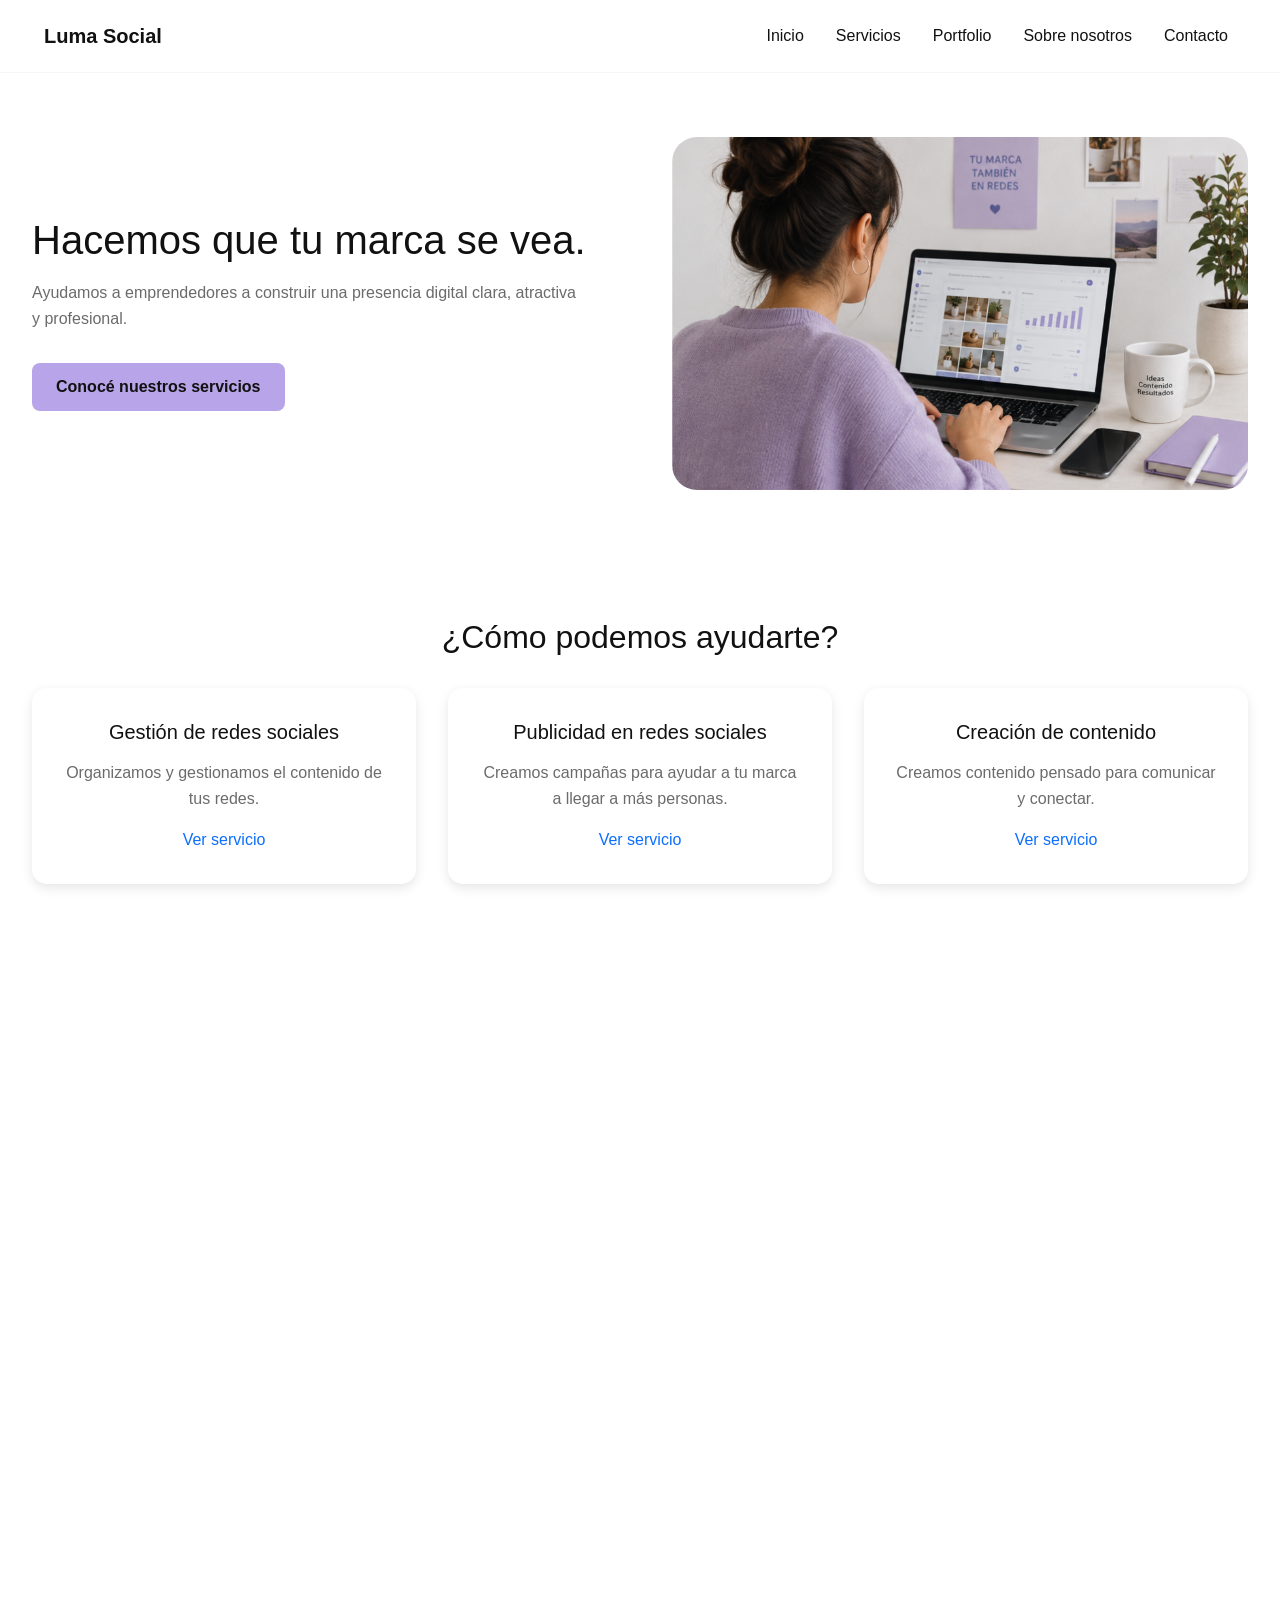
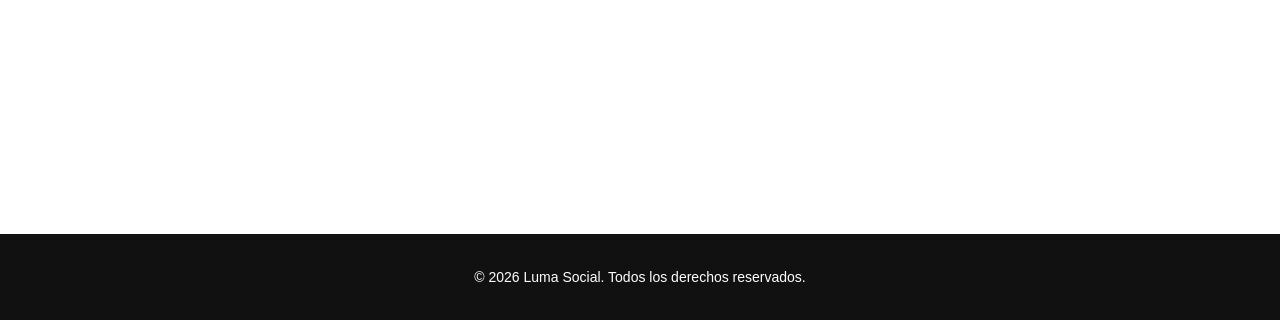
<file: index.html>
<!DOCTYPE html>
<html lang="en">

<head>
    <meta charset="UTF-8">
    <meta name="viewport" content="width=device-width, initial-scale=1.0">

    <title>Luma Social | Community Manager en Argentina</title>

    <meta
        name="description"
        content="Luma Social ayuda a emprendedores en Argentina a mejorar su presencia en redes sociales mediante gestión, publicidad y creación de contenido."
    >

    <meta
        name="keywords"
        content="community manager Argentina, redes sociales, publicidad digital, creación de contenido, emprendedores"
    >

    <!-- BOOTSTRAP -->
    <link
        href="https://cdn.jsdelivr.net/npm/bootstrap@5.3.8/dist/css/bootstrap.min.css"
        rel="stylesheet"
        integrity="sha384-sRIl4kxILFvY47J16cr9ZwB07vP4J8+LH7qKQnuqkuIAvNWLzeN8tE5YBujZqJLB"
        crossorigin="anonymous"
    >

    <!-- AOS -->
    <link
        href="https://unpkg.com/aos@2.3.1/dist/aos.css"
        rel="stylesheet"
    >

    <!-- CSS -->
    <link
        rel="stylesheet"
        href="./styles/main.css"
    >

</head>

<body>

    <header>

        <!-- BARRA DE NAVEGACIÓN -->

        <nav class="navbar navbar-expand-lg bg-body-tertiary">

            <div class="container-fluid">

                <a class="navbar-brand" href="./index.html">
                    Luma Social
                </a>

                <button
                    class="navbar-toggler"
                    type="button"
                    data-bs-toggle="collapse"
                    data-bs-target="#navbarInicio"
                    aria-controls="navbarInicio"
                    aria-expanded="false"
                    aria-label="Abrir menú de navegación"
                >
                    <span class="navbar-toggler-icon"></span>
                </button>

                <div class="collapse navbar-collapse" id="navbarInicio">

                    <ul class="navbar-nav ms-auto">

                        <li class="nav-item">
                            <a
                                class="nav-link active"
                                aria-current="page"
                                href="./index.html"
                            >
                                Inicio
                            </a>
                        </li>

                        <li class="nav-item">
                            <a
                                class="nav-link"
                                href="./pages/servicios.html"
                            >
                                Servicios
                            </a>
                        </li>

                        <li class="nav-item">
                            <a
                                class="nav-link"
                                href="./pages/portfolio.html"
                            >
                                Portfolio
                            </a>
                        </li>

                        <li class="nav-item">
                            <a
                                class="nav-link"
                                href="./pages/sobre-nosotros.html"
                            >
                                Sobre nosotros
                            </a>
                        </li>

                        <li class="nav-item">
                            <a
                                class="nav-link"
                                href="./pages/contacto.html"
                            >
                                Contacto
                            </a>
                        </li>

                    </ul>

                </div>

            </div>

        </nav>

    </header>


    <main>

        <!-- HERO -->

        <section class="hero animacion-aparecer">

            <div class="hero__contenido">

                <h1>Hacemos que tu marca se vea.</h1>

                <p>
                    Ayudamos a emprendedores a construir una presencia
                    digital clara, atractiva y profesional.
                </p>

                <a
                    class="btn-principal"
                    href="./pages/servicios.html"
                >
                    Conocé nuestros servicios
                </a>

            </div>

            <div class="hero__imagen">

                <img
                    src="./assets/imag/imagen-principal.jpg.png"
                    alt="Community Manager trabajando en redes sociales"
                >

            </div>

        </section>


        <!-- SERVICIOS DESTACADOS -->

        <section
            class="servicios-destacados"
            data-aos="fade-up"
        >

            <div class="section-heading">

                <h2>¿Cómo podemos ayudarte?</h2>

            </div>

            <div class="cards-container">

                <article
                    class="card-servicio"
                    data-aos="fade-up"
                    data-aos-delay="100"
                >

                    <h3>Gestión de redes sociales</h3>

                    <p>
                        Organizamos y gestionamos el contenido de tus redes.
                    </p>

                    <a href="./pages/servicios.html">
                        Ver servicio
                    </a>

                </article>


                <article
                    class="card-servicio"
                    data-aos="fade-up"
                    data-aos-delay="200"
                >

                    <h3>Publicidad en redes sociales</h3>

                    <p>
                        Creamos campañas para ayudar a tu marca
                        a llegar a más personas.
                    </p>

                    <a href="./pages/servicios.html">
                        Ver servicio
                    </a>

                </article>


                <article
                    class="card-servicio"
                    data-aos="fade-up"
                    data-aos-delay="300"
                >

                    <h3>Creación de contenido</h3>

                    <p>
                        Creamos contenido pensado para comunicar y conectar.
                    </p>

                    <a href="./pages/servicios.html">
                        Ver servicio
                    </a>

                </article>

            </div>

        </section>


        <!-- PORTFOLIO DESTACADO -->

        <section
            class="portfolio-destacado"
            data-aos="fade-up"
        >

            <div class="section-heading">

                <h2>Algunos de nuestros trabajos</h2>

            </div>

            <div class="cards-container">

                <article
                    class="card-portfolio"
                    data-aos="fade-up"
                    data-aos-delay="100"
                >

                    <img
                        src="./assets/imag/proyecto-cafe.jpg.png"
                        alt="Diseño de contenido para Café Alma"
                    >

                    <h3>Café Alma</h3>

                    <p>
                        Contenido para redes sociales.
                    </p>

                </article>


                <article
                    class="card-portfolio"
                    data-aos="fade-up"
                    data-aos-delay="200"
                >

                    <img
                        src="./assets/imag/proyecto-esencia.jpg.png"
                        alt="Diseño de contenido para Esencia"
                    >

                    <h3>Esencia</h3>

                    <p>
                        Identidad visual y contenido.
                    </p>

                </article>


                <article
                    class="card-portfolio"
                    data-aos="fade-up"
                    data-aos-delay="300"
                >

                    <img
                        src="./assets/imag/proyecto-nomada.jpg.png"
                        alt="Campaña publicitaria para Nómada"
                    >

                    <h3>Nómada</h3>

                    <p>
                        Campaña publicitaria.
                    </p>

                </article>

            </div>


            <a
                class="btn-secundario"
                href="./pages/portfolio.html"
            >
                Ver portfolio completo
            </a>

        </section>


        <!-- CTA -->

        <section
            class="cta"
            data-aos="fade-up"
        >

            <h2>
                ¿Listo para darle vida a tu marca?
            </h2>

            <p>
                Hablemos sobre tu proyecto y pensemos juntos
                cómo llevarlo al siguiente nivel.
            </p>

            <a
                class="btn-principal"
                href="./pages/contacto.html"
            >
                Contactanos
            </a>

        </section>

    </main>


    <!-- FOOTER -->

    <footer>

        <p>
            © 2026 Luma Social. Todos los derechos reservados.
        </p>

    </footer>


    <!-- BOOTSTRAP -->

    <script
        src="https://cdn.jsdelivr.net/npm/bootstrap@5.3.8/dist/js/bootstrap.bundle.min.js"
        integrity="sha384-FKyoEForCGlyvwx9Hj09JcYn3nv7wiPVlz7YYwJrWVcXK/BmnVDxM+D2scQbITxI"
        crossorigin="anonymous"
    ></script>


    <!-- AOS -->

    <script src="https://unpkg.com/aos@2.3.1/dist/aos.js"></script>

    <script>
        AOS.init();
    </script>

</body>

</html>
</file>
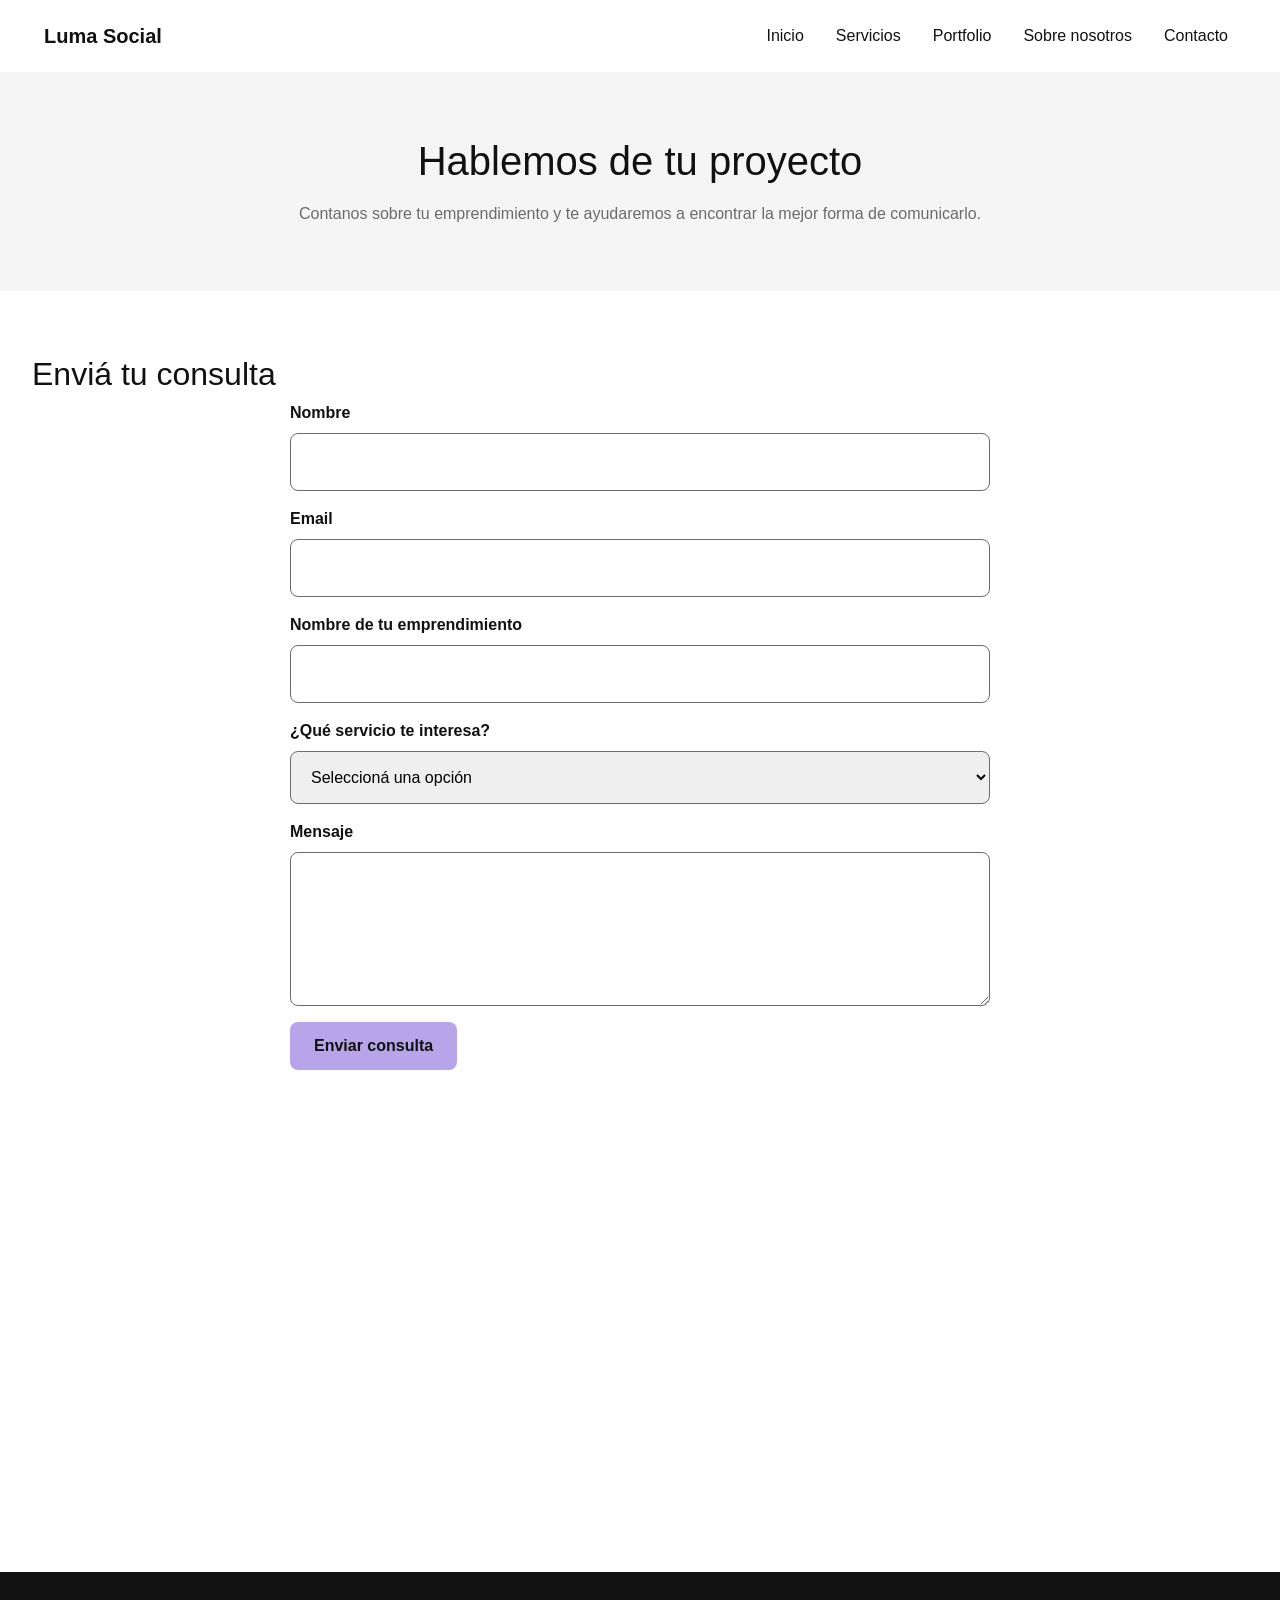
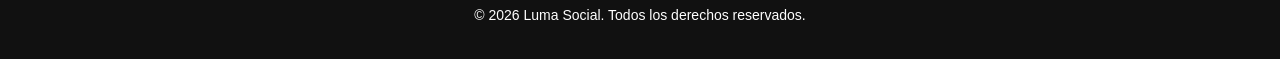
<file: pages/contacto.html>
<!DOCTYPE html>
<html lang="es">

<head>
    <meta charset="UTF-8">
    <meta name="viewport" content="width=device-width, initial-scale=1.0">

    <title>Contacto | Luma Social</title>

    <meta
        name="description"
        content="Contactá a Luma Social para conocer nuestros servicios de gestión de redes sociales, publicidad digital y creación de contenido para emprendimientos."
    >

    <meta
        name="keywords"
        content="contacto community manager, Luma Social, community manager Argentina, gestión redes sociales, publicidad"
    >

    <!-- BOOTSTRAP -->
    <link
        href="https://cdn.jsdelivr.net/npm/bootstrap@5.3.8/dist/css/bootstrap.min.css"
        rel="stylesheet"
        integrity="sha384-sRIl4kxILFvY47J16cr9ZwB07vP4J8+LH7qKQnuqkuIAvNWLzeN8tE5YBujZqJLB"
        crossorigin="anonymous"
    >

    <!-- AOS -->
    <link
        href="https://unpkg.com/aos@2.3.1/dist/aos.css"
        rel="stylesheet"
    >

    <!-- CSS -->
     <link
        rel="stylesheet"
        href="../styles/main.css"
    >

</head>

<body>

    <header>

        <!-- BARRA DE NAVEGACIÓN -->

        <nav class="navbar navbar-expand-lg bg-body-tertiary">

            <div class="container-fluid">

                <a class="navbar-brand" href="../index.html">
                    Luma Social
                </a>

                <button
                    class="navbar-toggler"
                    type="button"
                    data-bs-toggle="collapse"
                    data-bs-target="#navbarContacto"
                    aria-controls="navbarContacto"
                    aria-expanded="false"
                    aria-label="Abrir menú de navegación"
                >
                    <span class="navbar-toggler-icon"></span>
                </button>

                <div class="collapse navbar-collapse" id="navbarContacto">

                    <ul class="navbar-nav ms-auto">

                        <li class="nav-item">
                            <a
                                class="nav-link"
                                href="../index.html"
                            >
                                Inicio
                            </a>
                        </li>

                        <li class="nav-item">
                            <a
                                class="nav-link"
                                href="./servicios.html"
                            >
                                Servicios
                            </a>
                        </li>

                        <li class="nav-item">
                            <a
                                class="nav-link"
                                href="./portfolio.html"
                            >
                                Portfolio
                            </a>
                        </li>

                        <li class="nav-item">
                            <a
                                class="nav-link"
                                href="./sobre-nosotros.html"
                            >
                                Sobre nosotros
                            </a>
                        </li>

                        <li class="nav-item">
                            <a
                                class="nav-link active"
                                aria-current="page"
                                href="./contacto.html"
                            >
                                Contacto
                            </a>
                        </li>

                    </ul>

                </div>

            </div>

        </nav>

    </header>


    <main>

        <!-- INTRODUCCIÓN -->

        <section
            class="pagina-introduccion animacion-aparecer"
        >

            <h1>Hablemos de tu proyecto</h1>

            <p>
                Contanos sobre tu emprendimiento y te ayudaremos
                a encontrar la mejor forma de comunicarlo.
            </p>

        </section>


        <!-- FORMULARIO -->

        <section data-aos="fade-up">

            <h2>Enviá tu consulta</h2>

            <form class="formulario-contacto">

                <div class="formulario-campo">

                    <label for="nombre">
                        Nombre
                    </label>

                    <input
                        type="text"
                        id="nombre"
                        name="nombre"
                    >

                </div>


                <div class="formulario-campo">

                    <label for="email">
                        Email
                    </label>

                    <input
                        type="email"
                        id="email"
                        name="email"
                    >

                </div>


                <div class="formulario-campo">

                    <label for="emprendimiento">
                        Nombre de tu emprendimiento
                    </label>

                    <input
                        type="text"
                        id="emprendimiento"
                        name="emprendimiento"
                    >

                </div>


                <div class="formulario-campo">

                    <label for="servicio">
                        ¿Qué servicio te interesa?
                    </label>

                    <select
                        id="servicio"
                        name="servicio"
                    >

                        <option value="">
                            Seleccioná una opción
                        </option>

                        <option value="gestion">
                            Gestión de redes
                        </option>

                        <option value="publicidad">
                            Publicidad
                        </option>

                        <option value="contenido">
                            Creación de contenido
                        </option>

                    </select>

                </div>


                <div class="formulario-campo">

                    <label for="mensaje">
                        Mensaje
                    </label>

                    <textarea
                        id="mensaje"
                        name="mensaje"
                        rows="5"
                    ></textarea>

                </div>


                <button
                    class="btn-principal"
                    type="submit"
                >
                    Enviar consulta
                </button>

            </form>

        </section>


        <!-- REDES Y CONTACTO -->

        <section
            class="contacto-redes"
            data-aos="fade-up"
        >

            <h2>También podés encontrarnos en</h2>

            <div class="contacto-redes__enlaces">

                <a href="#">
                    Instagram
                </a>

                <a href="#">
                    WhatsApp
                </a>

                <a href="#">
                    Email
                </a>

            </div>

        </section>


        <!-- HORARIO -->

        <section data-aos="fade-up">

            <h2>Horario de atención</h2>

            <p>
                Lunes a viernes de 9:00 a 18:00 hs.
            </p>

        </section>

    </main>


    <footer>

        <p>
            © 2026 Luma Social. Todos los derechos reservados.
        </p>

    </footer>


    <!-- BOOTSTRAP -->

    <script
        src="https://cdn.jsdelivr.net/npm/bootstrap@5.3.8/dist/js/bootstrap.bundle.min.js"
        integrity="sha384-FKyoEForCGlyvwx9Hj09JcYn3nv7wiPVlz7YYwJrWVcXK/BmnVDxM+D2scQbITxI"
        crossorigin="anonymous"
    ></script>


    <!-- AOS -->

    <script src="https://unpkg.com/aos@2.3.1/dist/aos.js"></script>

    <script>
        AOS.init();
    </script>

</body>

</html>
</file>
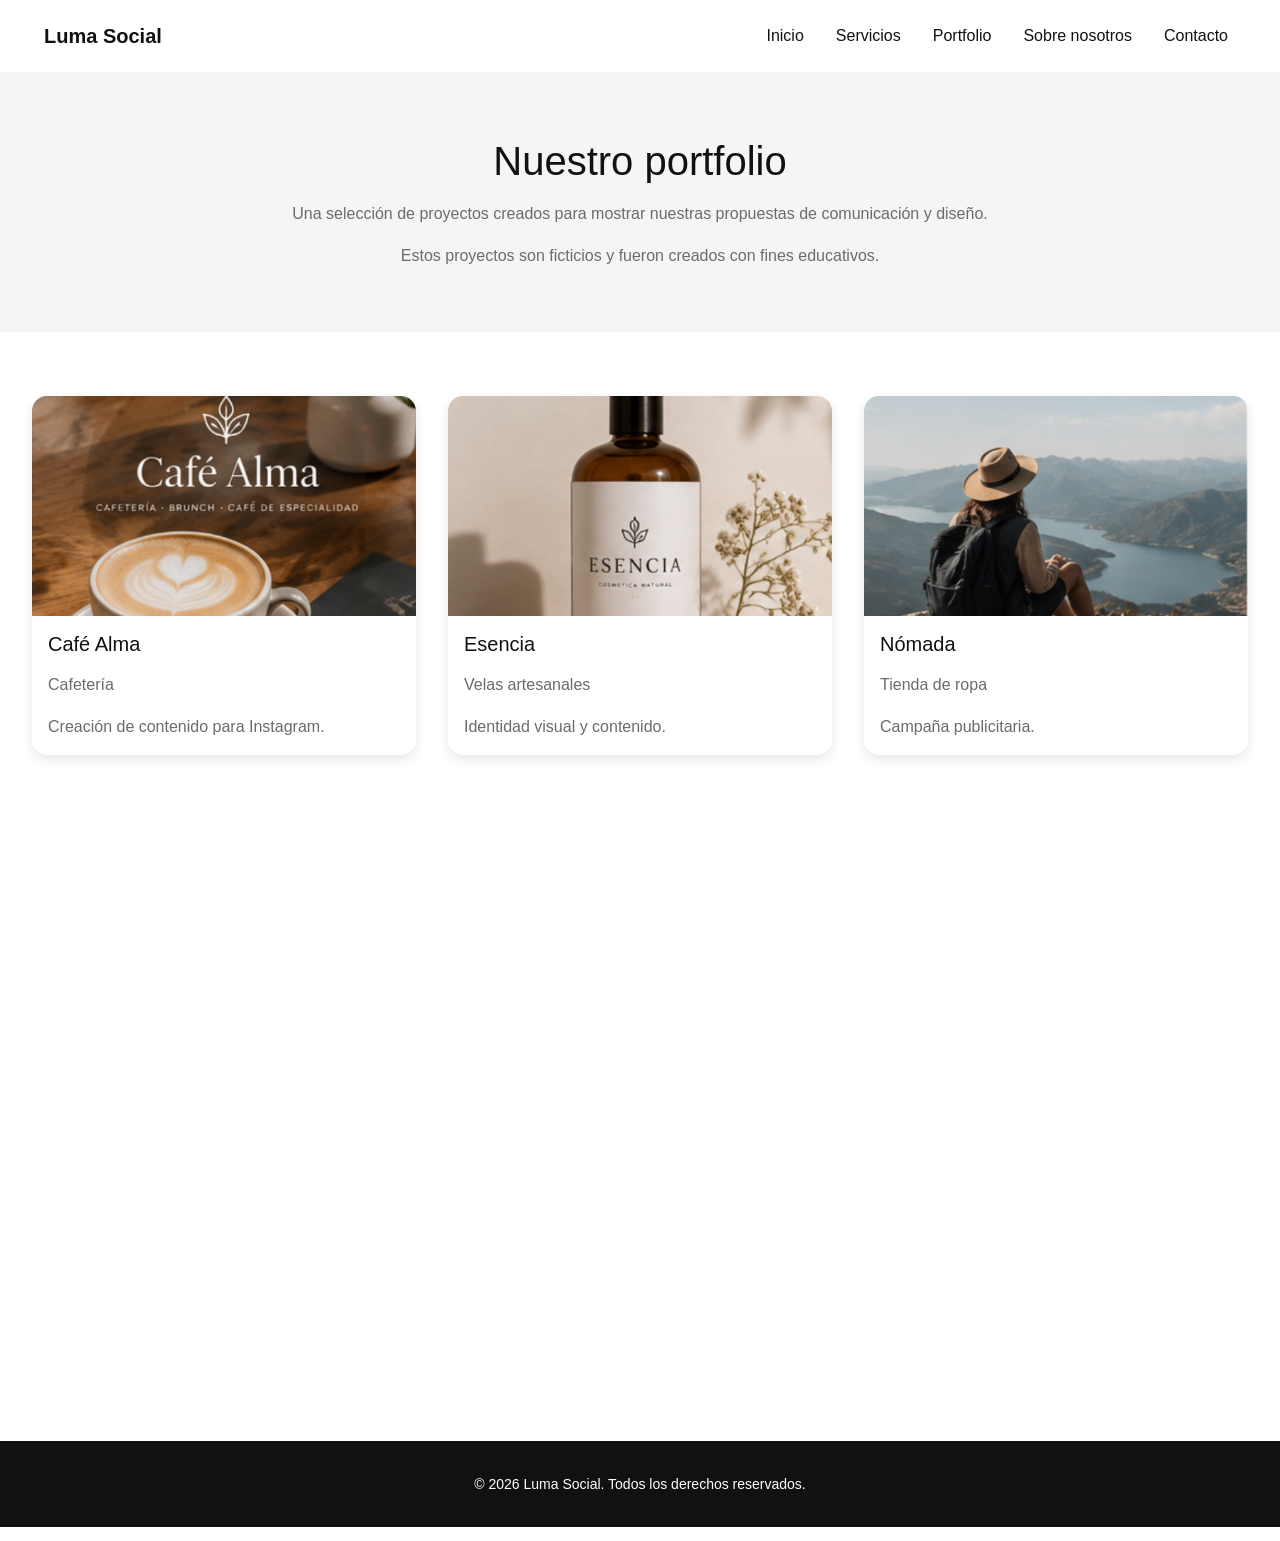
<file: pages/portfolio.html>
<!DOCTYPE html>
<html lang="en">

<head>
    <meta charset="UTF-8">
    <meta name="viewport" content="width=device-width, initial-scale=1.0">

    <title>Portfolio de Redes Sociales | Luma Social</title>

    <meta
        name="description"
        content="Conocé proyectos de Luma Social relacionados con contenido para redes sociales, identidad visual y campañas publicitarias para emprendimientos."
    >

    <meta
        name="keywords"
        content="portfolio community manager, proyectos redes sociales, contenido digital, identidad visual, publicidad"
    >

    <!-- BOOTSTRAP -->
    <link
        href="https://cdn.jsdelivr.net/npm/bootstrap@5.3.8/dist/css/bootstrap.min.css"
        rel="stylesheet"
        integrity="sha384-sRIl4kxILFvY47J16cr9ZwB07vP4J8+LH7qKQnuqkuIAvNWLzeN8tE5YBujZqJLB"
        crossorigin="anonymous"
    >

    <!-- AOS -->
    <link
        href="https://unpkg.com/aos@2.3.1/dist/aos.css"
        rel="stylesheet"
    >

    <!-- CSS -->
    <link
        rel="stylesheet"
        href="../styles/main.css"
    >

</head>

<body>

    <header>

        <!-- BARRA DE NAVEGACIÓN -->

        <nav class="navbar navbar-expand-lg bg-body-tertiary">

            <div class="container-fluid">

                <a class="navbar-brand" href="../index.html">
                    Luma Social
                </a>

                <button
                    class="navbar-toggler"
                    type="button"
                    data-bs-toggle="collapse"
                    data-bs-target="#navbarPortfolio"
                    aria-controls="navbarPortfolio"
                    aria-expanded="false"
                    aria-label="Abrir menú de navegación"
                >
                    <span class="navbar-toggler-icon"></span>
                </button>

                <div class="collapse navbar-collapse" id="navbarPortfolio">

                    <ul class="navbar-nav ms-auto">

                        <li class="nav-item">
                            <a
                                class="nav-link"
                                href="../index.html"
                            >
                                Inicio
                            </a>
                        </li>

                        <li class="nav-item">
                            <a
                                class="nav-link"
                                href="./servicios.html"
                            >
                                Servicios
                            </a>
                        </li>

                        <li class="nav-item">
                            <a
                                class="nav-link active"
                                aria-current="page"
                                href="./portfolio.html"
                            >
                                Portfolio
                            </a>
                        </li>

                        <li class="nav-item">
                            <a
                                class="nav-link"
                                href="./sobre-nosotros.html"
                            >
                                Sobre nosotros
                            </a>
                        </li>

                        <li class="nav-item">
                            <a
                                class="nav-link"
                                href="./contacto.html"
                            >
                                Contacto
                            </a>
                        </li>

                    </ul>

                </div>

            </div>

        </nav>

    </header>


    <main>

        <!-- INTRODUCCIÓN -->

        <section
            class="pagina-introduccion animacion-aparecer"
        >

            <h1>Nuestro portfolio</h1>

            <p>
                Una selección de proyectos creados para mostrar
                nuestras propuestas de comunicación y diseño.
            </p>

            <p>
                Estos proyectos son ficticios y fueron creados
                con fines educativos.
            </p>

        </section>


        <!-- PROYECTOS -->

        <section>

            <div class="cards-container">

                <article
                    class="card-portfolio"
                    data-aos="fade-up"
                    data-aos-delay="100"
                >

                    <img
                        src="../assets/imag/cafe-alma.jpg.png"
                        alt="Proyecto de redes sociales para Café Alma"
                    >

                    <h3>Café Alma</h3>

                    <p>Cafetería</p>

                    <p>
                        Creación de contenido para Instagram.
                    </p>

                </article>


                <article
                    class="card-portfolio"
                    data-aos="fade-up"
                    data-aos-delay="200"
                >

                    <img
                        src="../assets/imag/esencia-.jpg.png"
                        alt="Proyecto de identidad visual para Esencia"
                    >

                    <h3>Esencia</h3>

                    <p>Velas artesanales</p>

                    <p>
                        Identidad visual y contenido.
                    </p>

                </article>


                <article
                    class="card-portfolio"
                    data-aos="fade-up"
                    data-aos-delay="300"
                >

                    <img
                        src="../assets/imag/nomada.jpg.png"
                        alt="Campaña publicitaria para Nómada"
                    >

                    <h3>Nómada</h3>

                    <p>Tienda de ropa</p>

                    <p>
                        Campaña publicitaria.
                    </p>

                </article>


                <article
                    class="card-portfolio"
                    data-aos="fade-up"
                    data-aos-delay="400"
                >

                    <img
                        src="../assets/imag/raiz.jpg.png"
                        alt="Contenido para redes sociales de Raíz"
                    >

                    <h3>Raíz</h3>

                    <p>Productos naturales</p>

                    <p>
                        Contenido para redes sociales.
                    </p>

                </article>

            </div>

        </section>


        <!-- LLAMADO A LA ACCIÓN -->

        <section
            class="cta"
            data-aos="fade-up"
        >

            <h2>
                ¿Querés algo parecido para tu marca?
            </h2>

            <a
                class="btn-principal"
                href="./contacto.html"
            >
                Hablemos
            </a>

        </section>

    </main>


    <footer>

        <p>
            © 2026 Luma Social. Todos los derechos reservados.
        </p>

    </footer>


    <!-- BOOTSTRAP -->

    <script
        src="https://cdn.jsdelivr.net/npm/bootstrap@5.3.8/dist/js/bootstrap.bundle.min.js"
        integrity="sha384-FKyoEForCGlyvwx9Hj09JcYn3nv7wiPVlz7YYwJrWVcXK/BmnVDxM+D2scQbITxI"
        crossorigin="anonymous"
    ></script>


    <!-- AOS -->

    <script src="https://unpkg.com/aos@2.3.1/dist/aos.js"></script>

    <script>
        AOS.init();
    </script>

</body>

</html>
</file>
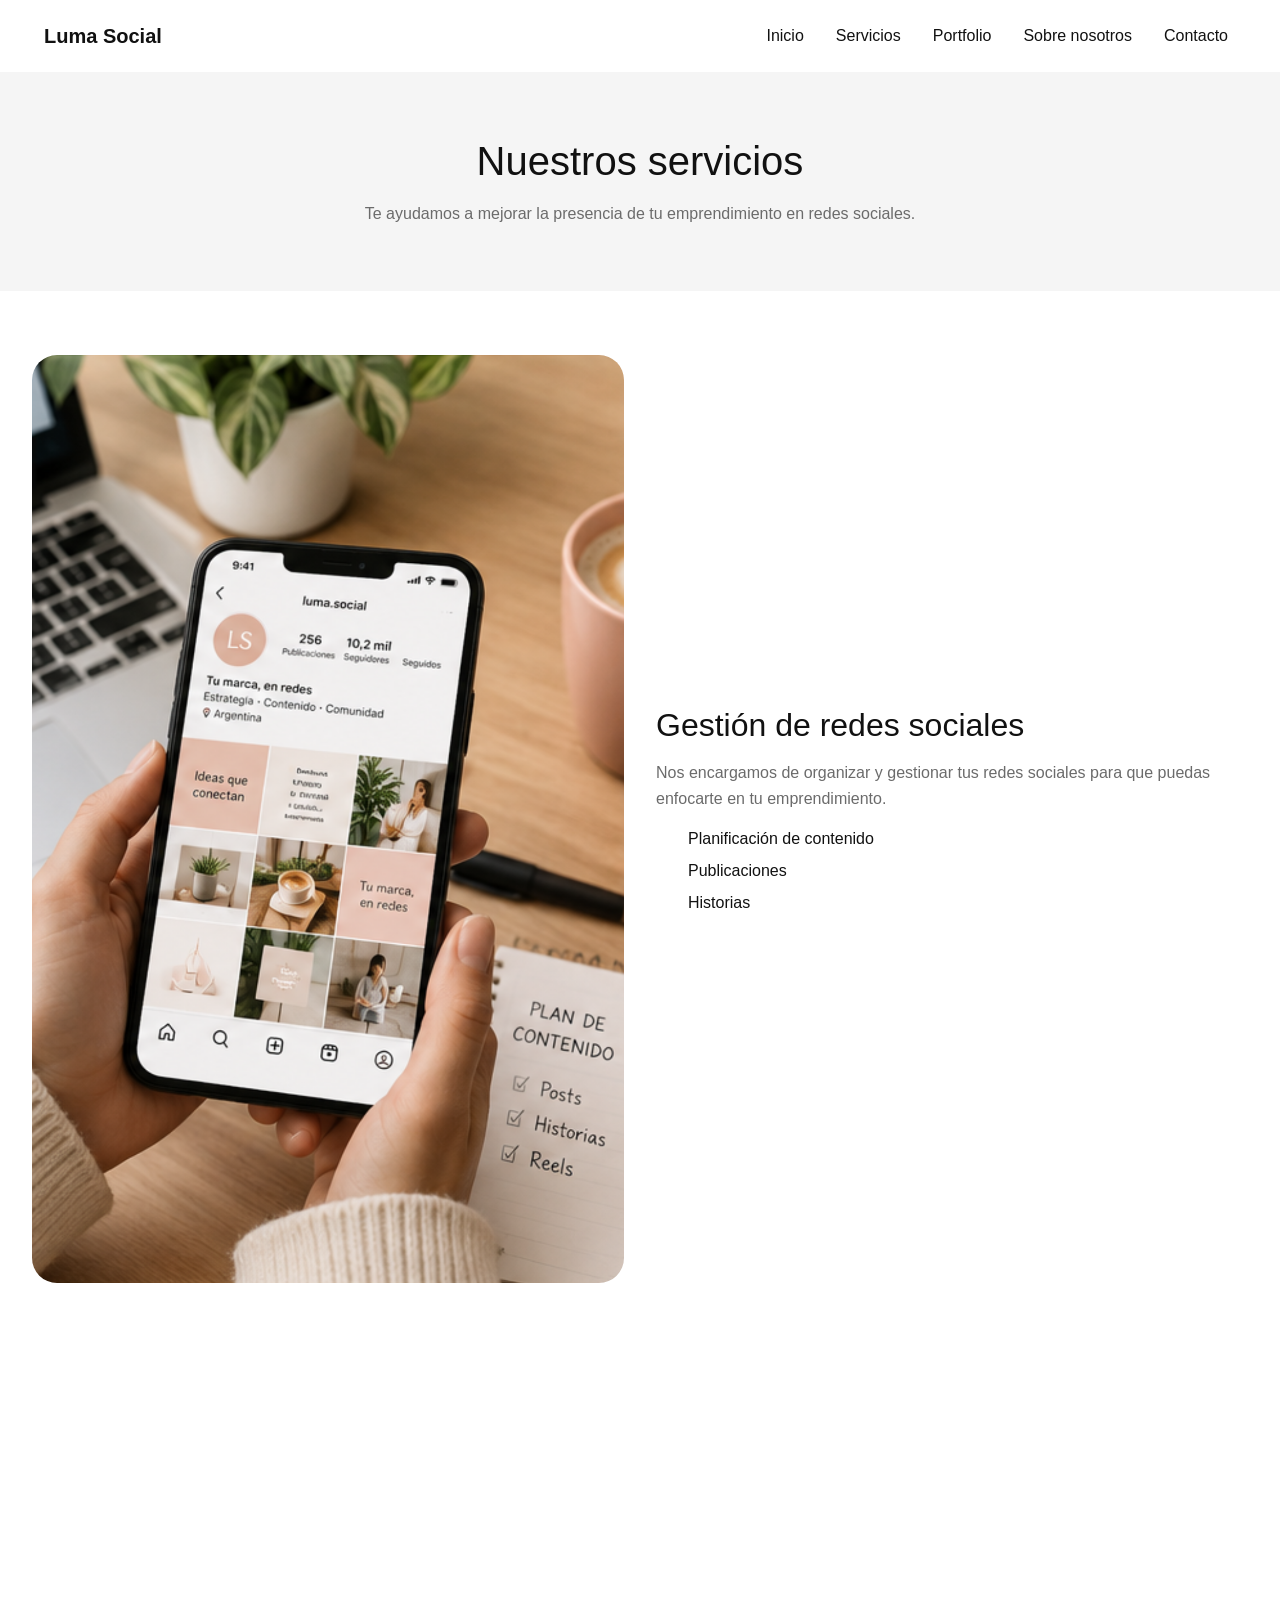
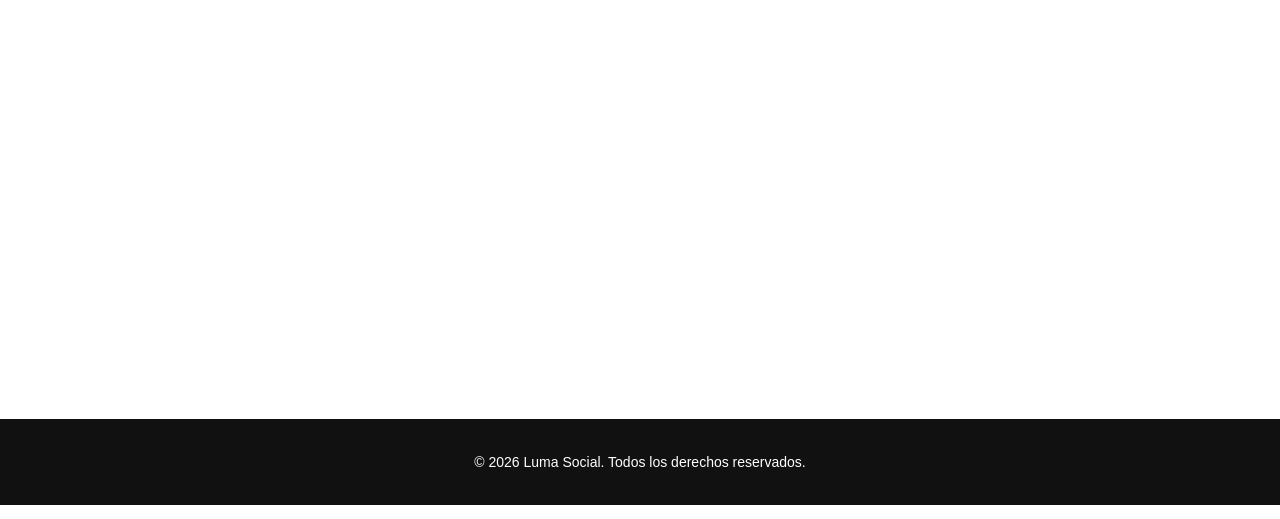
<file: pages/servicios.html>
<!DOCTYPE html>
<html lang="en">

<head>
    <meta charset="UTF-8">
    <meta name="viewport" content="width=device-width, initial-scale=1.0">

    <title>Servicios de Community Manager | Luma Social</title>

    <meta
        name="description"
        content="Conocé los servicios de Luma Social para emprendedores en Argentina: gestión de redes sociales, publicidad digital y creación de contenido."
    >

    <meta
        name="keywords"
        content="servicios community manager Argentina, gestión redes sociales, publicidad digital, creación de contenido"
    >

    <!-- BOOTSTRAP -->
    <link
        href="https://cdn.jsdelivr.net/npm/bootstrap@5.3.8/dist/css/bootstrap.min.css"
        rel="stylesheet"
        integrity="sha384-sRIl4kxILFvY47J16cr9ZwB07vP4J8+LH7qKQnuqkuIAvNWLzeN8tE5YBujZqJLB"
        crossorigin="anonymous"
    >

    <!-- AOS -->
    <link
        href="https://unpkg.com/aos@2.3.1/dist/aos.css"
        rel="stylesheet"
    >

    <!-- CSS -->
    <link
        rel="stylesheet"
        href="../styles/main.css"
    >

</head>

<body>

    <header>

        <!-- BARRA DE NAVEGACIÓN -->

        <nav class="navbar navbar-expand-lg bg-body-tertiary">

            <div class="container-fluid">

                <a class="navbar-brand" href="../index.html">
                    Luma Social
                </a>

                <button
                    class="navbar-toggler"
                    type="button"
                    data-bs-toggle="collapse"
                    data-bs-target="#navbarServicios"
                    aria-controls="navbarServicios"
                    aria-expanded="false"
                    aria-label="Abrir menú de navegación"
                >
                    <span class="navbar-toggler-icon"></span>
                </button>

                <div class="collapse navbar-collapse" id="navbarServicios">

                    <ul class="navbar-nav ms-auto">

                        <li class="nav-item">
                            <a
                                class="nav-link"
                                href="../index.html"
                            >
                                Inicio
                            </a>
                        </li>

                        <li class="nav-item">
                            <a
                                class="nav-link active"
                                aria-current="page"
                                href="./servicios.html"
                            >
                                Servicios
                            </a>
                        </li>

                        <li class="nav-item">
                            <a
                                class="nav-link"
                                href="./portfolio.html"
                            >
                                Portfolio
                            </a>
                        </li>

                        <li class="nav-item">
                            <a
                                class="nav-link"
                                href="./sobre-nosotros.html"
                            >
                                Sobre nosotros
                            </a>
                        </li>

                        <li class="nav-item">
                            <a
                                class="nav-link"
                                href="./contacto.html"
                            >
                                Contacto
                            </a>
                        </li>

                    </ul>

                </div>

            </div>

        </nav>

    </header>


    <main>

        <!-- INTRODUCCIÓN -->

        <section
            class="pagina-introduccion animacion-aparecer"
        >

            <h1>Nuestros servicios</h1>

            <p>
                Te ayudamos a mejorar la presencia de tu emprendimiento
                en redes sociales.
            </p>

        </section>


        <!-- SERVICIOS -->

        <section class="servicios-lista">

            <article
                class="servicio-detalle"
                data-aos="fade-up"
                data-aos-delay="100"
            >

                <img
                    src="../assets/imag/gestion-redes.jpg.png"
                    alt="Gestión de redes sociales"
                >

                <div class="servicio-detalle__contenido">

                    <h2>Gestión de redes sociales</h2>

                    <p>
                        Nos encargamos de organizar y gestionar tus redes
                        sociales para que puedas enfocarte en tu emprendimiento.
                    </p>

                    <ul>

                        <li>
                            Planificación de contenido
                        </li>

                        <li>
                            Publicaciones
                        </li>

                        <li>
                            Historias
                        </li>

                    </ul>

                </div>

            </article>


            <article
                class="servicio-detalle"
                data-aos="fade-up"
                data-aos-delay="200"
            >

                <img
                    src="../assets/imag/publicidad.jpg.png"
                    alt="Publicidad en redes sociales"
                >

                <div class="servicio-detalle__contenido">

                    <h2>Publicidad en redes sociales</h2>

                    <p>
                        Creamos campañas para ayudarte a llegar a nuevas personas.
                    </p>

                    <ul>

                        <li>
                            Planificación de campañas
                        </li>

                        <li>
                            Creación de anuncios
                        </li>

                        <li>
                            Análisis de resultados
                        </li>

                    </ul>

                </div>

            </article>


            <article
                class="servicio-detalle"
                data-aos="fade-up"
                data-aos-delay="300"
            >

                <img
                    src="../assets/imag/contenido.jpg.png"
                    alt="Creación de contenido para redes sociales"
                >

                <div class="servicio-detalle__contenido">

                    <h2>Creación de contenido</h2>

                    <p>
                        Creamos contenido visual pensado para comunicar
                        la identidad de tu marca.
                    </p>

                    <ul>

                        <li>
                            Posts
                        </li>

                        <li>
                            Historias
                        </li>

                        <li>
                            Reels
                        </li>

                    </ul>

                </div>

            </article>

        </section>


        <!-- LLAMADO A LA ACCIÓN -->

        <section
            class="cta"
            data-aos="fade-up"
        >

            <h2>
                ¿Qué servicio necesitás?
            </h2>

            <p>
                Contanos sobre tu emprendimiento y te ayudamos
                a encontrar la mejor opción.
            </p>

            <a
                class="btn-principal"
                href="./contacto.html"
            >
                Consultanos
            </a>

        </section>

    </main>


    <footer>

        <p>
            © 2026 Luma Social. Todos los derechos reservados.
        </p>

    </footer>


    <!-- BOOTSTRAP -->

    <script
        src="https://cdn.jsdelivr.net/npm/bootstrap@5.3.8/dist/js/bootstrap.bundle.min.js"
        integrity="sha384-FKyoEForCGlyvwx9Hj09JcYn3nv7wiPVlz7YYwJrWVcXK/BmnVDxM+D2scQbITxI"
        crossorigin="anonymous"
    ></script>


    <!-- AOS -->

    <script src="https://unpkg.com/aos@2.3.1/dist/aos.js"></script>

    <script>
        AOS.init();
    </script>

</body>

</html>
</file>
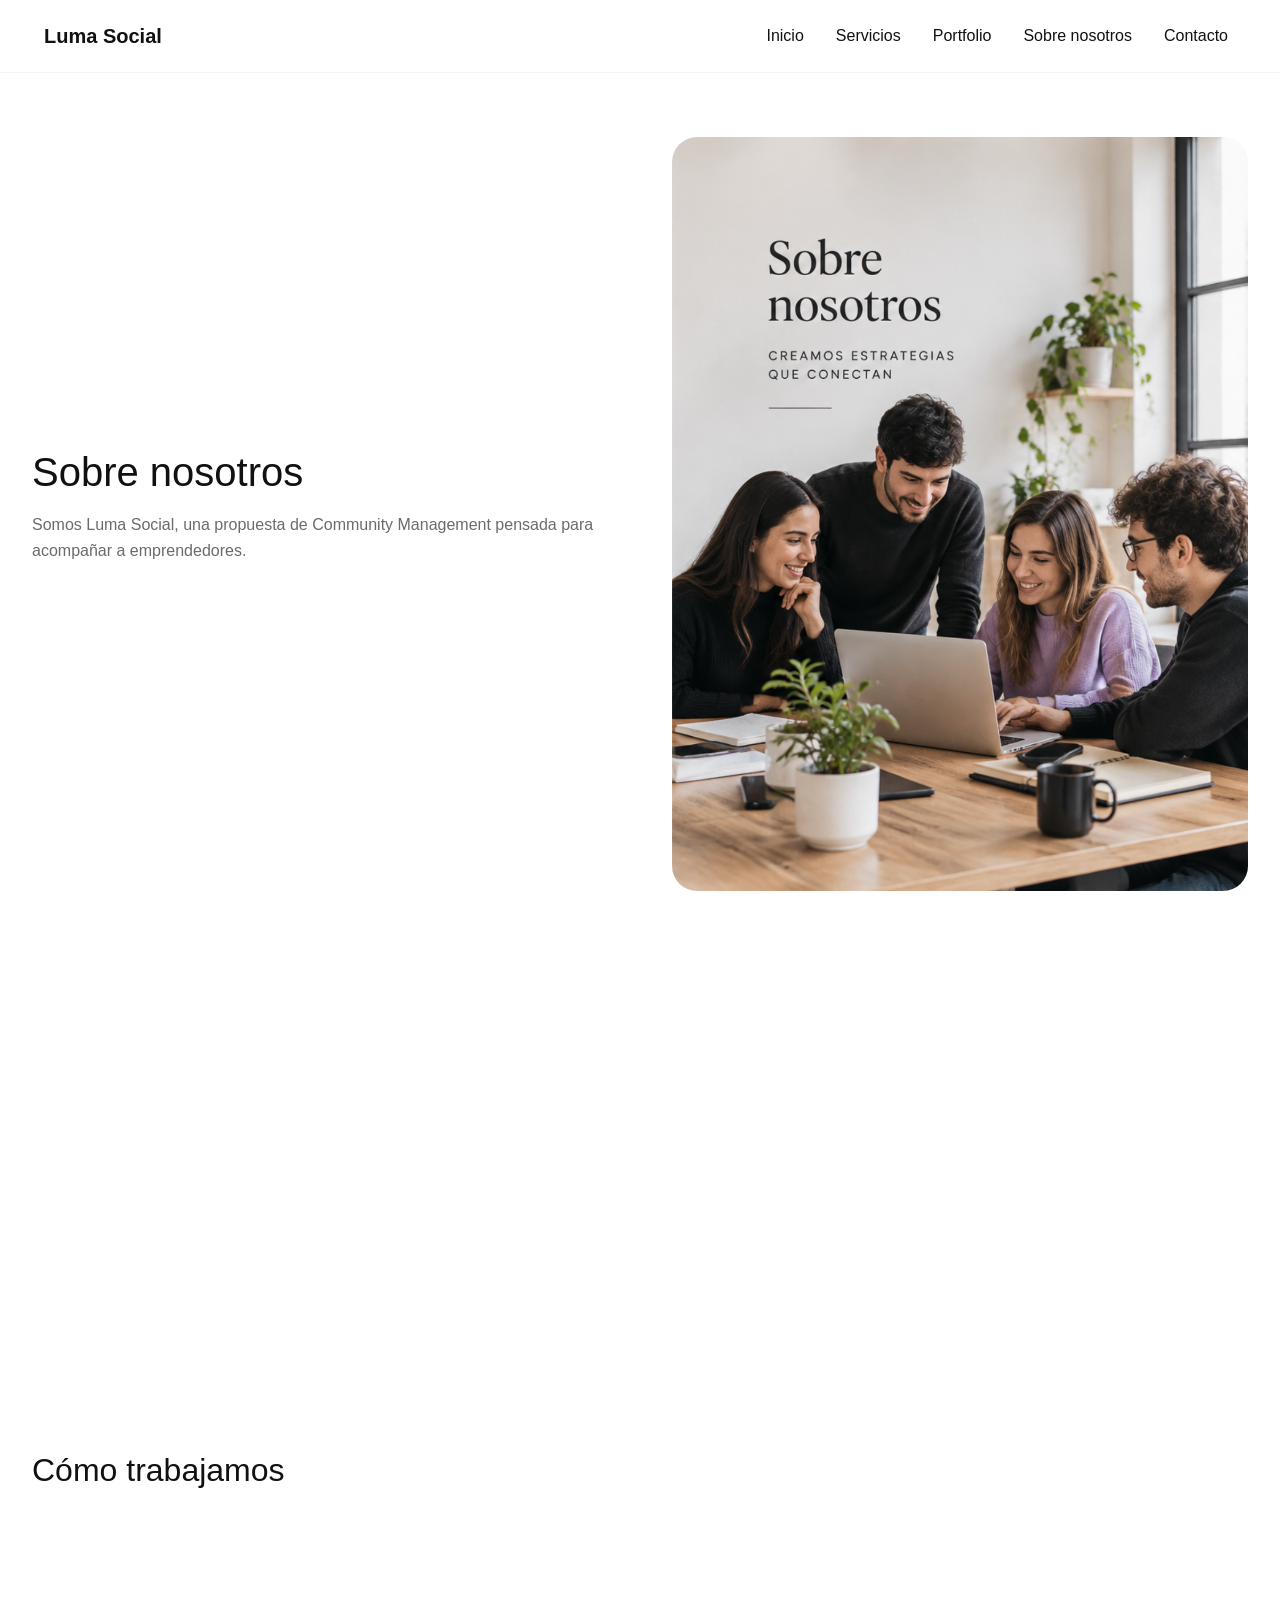
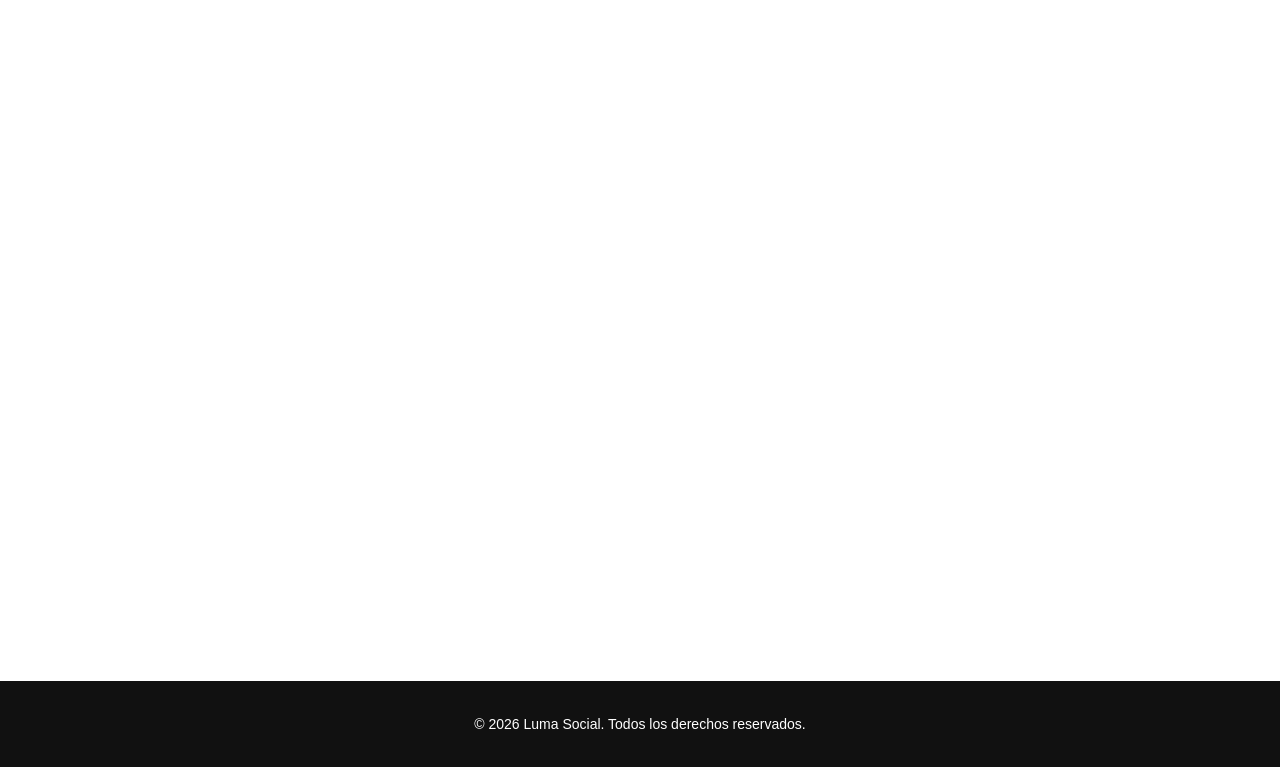
<file: pages/sobre-nosotros.html>
<!DOCTYPE html>
<html lang="en">

<head>
    <meta charset="UTF-8">
    <meta name="viewport" content="width=device-width, initial-scale=1.0">

    <title>Sobre nosotros | Luma Social</title>

    <meta
        name="description"
        content="Conocé Luma Social, una propuesta de Community Management que acompaña a emprendedores en Argentina a desarrollar su presencia digital."
    >

    <meta
        name="keywords"
        content="Luma Social, community manager Argentina, comunicación digital, emprendedores, redes sociales"
    >

    <!-- BOOTSTRAP -->
    <link
        href="https://cdn.jsdelivr.net/npm/bootstrap@5.3.8/dist/css/bootstrap.min.css"
        rel="stylesheet"
        integrity="sha384-sRIl4kxILFvY47J16cr9ZwB07vP4J8+LH7qKQnuqkuIAvNWLzeN8tE5YBujZqJLB"
        crossorigin="anonymous"
    >

    <!-- AOS -->
    <link
        href="https://unpkg.com/aos@2.3.1/dist/aos.css"
        rel="stylesheet"
    >

    <!-- CSS -->
    <link
        rel="stylesheet"
        href="../styles/main.css"
    >

</head>

<body>

    <header>

        <!-- BARRA DE NAVEGACIÓN -->

        <nav class="navbar navbar-expand-lg bg-body-tertiary">

            <div class="container-fluid">

                <a class="navbar-brand" href="../index.html">
                    Luma Social
                </a>

                <button
                    class="navbar-toggler"
                    type="button"
                    data-bs-toggle="collapse"
                    data-bs-target="#navbarSobreNosotros"
                    aria-controls="navbarSobreNosotros"
                    aria-expanded="false"
                    aria-label="Abrir menú de navegación"
                >
                    <span class="navbar-toggler-icon"></span>
                </button>

                <div
                    class="collapse navbar-collapse"
                    id="navbarSobreNosotros"
                >

                    <ul class="navbar-nav ms-auto">

                        <li class="nav-item">
                            <a
                                class="nav-link"
                                href="../index.html"
                            >
                                Inicio
                            </a>
                        </li>

                        <li class="nav-item">
                            <a
                                class="nav-link"
                                href="./servicios.html"
                            >
                                Servicios
                            </a>
                        </li>

                        <li class="nav-item">
                            <a
                                class="nav-link"
                                href="./portfolio.html"
                            >
                                Portfolio
                            </a>
                        </li>

                        <li class="nav-item">
                            <a
                                class="nav-link active"
                                aria-current="page"
                                href="./sobre-nosotros.html"
                            >
                                Sobre nosotros
                            </a>
                        </li>

                        <li class="nav-item">
                            <a
                                class="nav-link"
                                href="./contacto.html"
                            >
                                Contacto
                            </a>
                        </li>

                    </ul>

                </div>

            </div>

        </nav>

    </header>


    <main>

        <!-- INTRODUCCIÓN -->

        <section class="sobre-nosotros-intro animacion-aparecer">

            <div class="sobre-nosotros-intro__contenido">

                <h1>Sobre nosotros</h1>

                <p>
                    Somos Luma Social, una propuesta de Community Management
                    pensada para acompañar a emprendedores.
                </p>

            </div>

            <div class="sobre-nosotros-intro__imagen">

                <img
                    src="../assets/imag/sobre-nosotros.jpg.png"
                    alt="Persona trabajando en comunicación digital"
                >

            </div>

        </section>


        <!-- MISIÓN -->

        <section data-aos="fade-up">

            <h2>Nuestra misión</h2>

            <p>
                Ayudar a emprendedores a transformar sus ideas
                en marcas que conecten con su público.
            </p>

        </section>


        <!-- VISIÓN -->

        <section data-aos="fade-up">

            <h2>Nuestra visión</h2>

            <p>
                Queremos que más emprendimientos puedan tener
                una presencia digital clara y atractiva.
            </p>

        </section>


        <!-- CÓMO TRABAJAMOS -->

        <section>

            <h2>Cómo trabajamos</h2>

            <div class="proceso-container">

                <article
                    data-aos="fade-up"
                    data-aos-delay="100"
                >

                    <h3>1. Conocemos tu emprendimiento</h3>

                    <p>
                        Entendemos tu marca, tus objetivos y tu público.
                    </p>

                </article>


                <article
                    data-aos="fade-up"
                    data-aos-delay="200"
                >

                    <h3>2. Planificamos</h3>

                    <p>
                        Armamos una estrategia pensada para tu proyecto.
                    </p>

                </article>


                <article
                    data-aos="fade-up"
                    data-aos-delay="300"
                >

                    <h3>3. Creamos</h3>

                    <p>
                        Desarrollamos contenido para comunicar tu marca.
                    </p>

                </article>


                <article
                    data-aos="fade-up"
                    data-aos-delay="400"
                >

                    <h3>4. Analizamos</h3>

                    <p>
                        Revisamos los resultados y buscamos mejorar.
                    </p>

                </article>

            </div>

        </section>


        <!-- VALORES -->

        <section data-aos="fade-up">

            <h2>Nuestros valores</h2>

            <ul class="valores-lista">

                <li>Creatividad</li>
                <li>Cercanía</li>
                <li>Compromiso</li>
                <li>Comunicación</li>

            </ul>

        </section>


        <!-- LLAMADO A LA ACCIÓN -->

        <section
            class="cta"
            data-aos="fade-up"
        >

            <h2>¿Hablamos de tu proyecto?</h2>

            <a
                class="btn-principal"
                href="./contacto.html"
            >
                Contactanos
            </a>

        </section>

    </main>


    <footer>

        <p>
            © 2026 Luma Social. Todos los derechos reservados.
        </p>

    </footer>


    <!-- BOOTSTRAP -->

    <script
        src="https://cdn.jsdelivr.net/npm/bootstrap@5.3.8/dist/js/bootstrap.bundle.min.js"
        integrity="sha384-FKyoEForCGlyvwx9Hj09JcYn3nv7wiPVlz7YYwJrWVcXK/BmnVDxM+D2scQbITxI"
        crossorigin="anonymous"
    ></script>


    <!-- AOS -->

    <script src="https://unpkg.com/aos@2.3.1/dist/aos.js"></script>

    <script>
        AOS.init();
    </script>

</body>

</html>
</file>
<file: styles/main.css>
@charset "UTF-8";
/* RESET */
* {
  margin: 0;
  padding: 0;
  box-sizing: border-box;
}

html {
  scroll-behavior: smooth;
}

img {
  max-width: 100%;
  height: auto;
  display: block;
}

ul,
ol {
  list-style: none;
}

a {
  text-decoration: none;
}

/* BASE */
/* COLORES */
/* TIPOGRAFÍAS */
/* TAMAÑOS */
/* ESPACIADOS */
/* BORDES Y SOMBRAS */
body {
  font-family: "Arial", sans-serif;
  color: #111111;
  background-color: #ffffff;
}

p {
  font-size: 1rem;
  line-height: 1.6;
}

h1 {
  font-size: 2.5rem;
}
@media (max-width: 991px) {
  h1 {
    font-size: 2.25rem;
  }
}
@media (max-width: 576px) {
  h1 {
    font-size: 2rem;
  }
}

h2 {
  font-size: 2rem;
}
@media (max-width: 991px) {
  h2 {
    font-size: 1.8rem;
  }
}
@media (max-width: 576px) {
  h2 {
    font-size: 1.6rem;
  }
}

h3 {
  font-size: 1.25rem;
}

/* HEADER */
header {
  background-color: #ffffff;
  border-bottom: 1px solid #f5f5f5;
}

/* NAVBAR */
.navbar {
  padding: 1rem 2rem;
  background-color: #ffffff !important;
}

.navbar-brand {
  font-weight: bold;
  color: #111111 !important;
}

.navbar-nav {
  gap: 1rem;
}

.nav-link {
  color: #111111 !important;
  transition: 0.3s ease;
}
.nav-link:hover {
  color: #8f7ac4 !important;
}

.navbar-toggler {
  border: 1px solid #b8a4e8;
}
.navbar-toggler:focus {
  box-shadow: 0 0 0 0.2rem rgba(184, 164, 232, 0.25);
}

/* RESPONSIVE */
@media (max-width: 768px) {
  .navbar {
    padding: 1rem;
  }
  .navbar-nav {
    align-items: flex-start;
    gap: 0.5rem;
  }
}
/* SECCIONES */
/* MIXINS */
/* SECCIONES GENERALES */
section {
  width: 100%;
  padding: 4rem 2rem;
}
@media (max-width: 991px) {
  section {
    padding: 3rem 2rem;
  }
}
@media (max-width: 576px) {
  section {
    padding: 2rem 1rem;
  }
}

.section-heading {
  margin-bottom: 2rem;
  text-align: center;
}
.section-heading h2 {
  margin-bottom: 1rem;
  color: #111111;
}
.section-heading p {
  max-width: 700px;
  margin: 0 auto;
  color: #6b6b6b;
}
@media (max-width: 576px) {
  .section-heading {
    margin-bottom: 1rem;
  }
}

/* SECCIONES DE PÁGINAS */
.pagina-introduccion {
  text-align: center;
  background-color: #f5f5f5;
}
.pagina-introduccion p {
  max-width: 700px;
  margin: 1rem auto 0;
  color: #6b6b6b;
}

/* CTA */
.cta {
  text-align: center;
  background-color: #b8a4e8;
}
.cta h2 {
  margin-bottom: 1rem;
}
.cta p {
  max-width: 650px;
  margin: 0 auto 2rem;
}

/* BOTONES */
.btn-principal, .btn-secundario {
  display: inline-block;
  padding: 0.75rem 1.5rem;
  background-color: #b8a4e8;
  color: #111111;
  text-decoration: none;
  border-radius: 8px;
  transition: 0.3s ease;
  font-weight: bold;
}
.btn-principal:hover, .btn-secundario:hover {
  background-color: #8f7ac4;
  color: #ffffff;
}

.btn-secundario {
  background-color: #ffffff;
  color: #111111;
  border: 1px solid #b8a4e8;
}
.btn-secundario:hover {
  background-color: #b8a4e8;
  color: #111111;
}

/* HERO */
.hero {
  display: grid;
  grid-template-columns: 1fr 1fr;
  gap: 4rem;
  align-items: center;
}
.hero__contenido h1 {
  margin-bottom: 1rem;
}
.hero__contenido p {
  max-width: 550px;
  margin-bottom: 2rem;
  color: #6b6b6b;
}
.hero__imagen img {
  width: 100%;
  border-radius: 25px;
}
@media (max-width: 991px) {
  .hero {
    gap: 2rem;
  }
}
@media (max-width: 576px) {
  .hero {
    grid-template-columns: 1fr;
    text-align: center;
  }
  .hero__contenido p {
    margin-left: auto;
    margin-right: auto;
  }
}

/* SOBRE NOSOTROS */
.sobre-nosotros-intro {
  display: grid;
  grid-template-columns: 1fr 1fr;
  gap: 4rem;
  align-items: center;
}
.sobre-nosotros-intro__contenido p {
  max-width: 600px;
  margin-top: 1rem;
  color: #6b6b6b;
}
.sobre-nosotros-intro__imagen img {
  width: 100%;
  border-radius: 25px;
}
@media (max-width: 991px) {
  .sobre-nosotros-intro {
    gap: 2rem;
  }
}
@media (max-width: 576px) {
  .sobre-nosotros-intro {
    grid-template-columns: 1fr;
  }
  .sobre-nosotros-intro__contenido {
    text-align: center;
  }
  .sobre-nosotros-intro__contenido p {
    margin-left: auto;
    margin-right: auto;
  }
}

/* PROCESO */
.proceso-container {
  display: grid;
  grid-template-columns: repeat(4, 1fr);
  gap: 2rem;
  margin-top: 2rem;
}
.proceso-container article {
  padding: 2rem;
  background-color: #f5f5f5;
  border-radius: 15px;
}
.proceso-container article h3 {
  margin-bottom: 1rem;
}
.proceso-container article p {
  color: #6b6b6b;
}
@media (max-width: 991px) {
  .proceso-container {
    grid-template-columns: repeat(2, 1fr);
  }
}
@media (max-width: 576px) {
  .proceso-container {
    grid-template-columns: 1fr;
  }
}

/* VALORES */
.valores-lista {
  display: grid;
  grid-template-columns: repeat(4, 1fr);
  gap: 1rem;
  margin-top: 2rem;
}
.valores-lista li {
  padding: 1rem;
  background-color: #f5f5f5;
  border-radius: 8px;
  text-align: center;
}
@media (max-width: 991px) {
  .valores-lista {
    grid-template-columns: repeat(2, 1fr);
  }
}
@media (max-width: 576px) {
  .valores-lista {
    grid-template-columns: 1fr;
  }
}

/* FORMULARIO */
.formulario-contacto {
  max-width: 700px;
  margin: 0 auto;
  display: flex;
  flex-direction: column;
  gap: 1rem;
}
.formulario-contacto .formulario-campo {
  display: flex;
  flex-direction: column;
  gap: 0.5rem;
}
.formulario-contacto .formulario-campo label {
  font-weight: bold;
}
.formulario-contacto .formulario-campo input,
.formulario-contacto .formulario-campo select,
.formulario-contacto .formulario-campo textarea {
  width: 100%;
  padding: 1rem;
  border: 1px solid #6b6b6b;
  border-radius: 8px;
  font-family: "Arial", sans-serif;
}
.formulario-contacto .formulario-campo textarea {
  resize: vertical;
}
.formulario-contacto .btn-principal, .formulario-contacto .btn-secundario {
  align-self: flex-start;
  border: none;
  cursor: pointer;
}
@media (max-width: 576px) {
  .formulario-contacto .btn-principal, .formulario-contacto .btn-secundario {
    align-self: stretch;
    text-align: center;
  }
}

/* CONTACTO */
.contacto-redes {
  text-align: center;
}
.contacto-redes__enlaces {
  display: flex;
  justify-content: center;
  gap: 2rem;
  margin-top: 2rem;
}
.contacto-redes__enlaces a {
  color: #111111;
  font-weight: bold;
  transition: 0.3s ease;
}
.contacto-redes__enlaces a:hover {
  color: #8f7ac4;
}
@media (max-width: 576px) {
  .contacto-redes__enlaces {
    flex-direction: column;
    gap: 1rem;
  }
}

/* PORTFOLIO DESTACADO */
.portfolio-destacado .btn-secundario {
  display: block;
  width: -moz-fit-content;
  width: fit-content;
  margin: 2rem auto 0;
}

/* CARDS */
/* CONTENEDOR DE CARDS */
.cards-container {
  display: grid;
  grid-template-columns: repeat(3, 1fr);
  gap: 2rem;
}
@media (max-width: 991px) {
  .cards-container {
    grid-template-columns: repeat(2, 1fr);
  }
}
@media (max-width: 576px) {
  .cards-container {
    grid-template-columns: 1fr;
  }
}

/* CARD DE SERVICIO */
.card-servicio {
  padding: 2rem;
  background-color: #ffffff;
  border-radius: 15px;
  box-shadow: 0 4px 12px rgba(0, 0, 0, 0.1);
  text-align: center;
  transition: transform 0.3s ease, box-shadow 0.3s ease;
}
.card-servicio:hover {
  transform: translateY(-5px);
  box-shadow: 0 8px 20px rgba(0, 0, 0, 0.12);
}
.card-servicio h3 {
  margin-bottom: 1rem;
}
.card-servicio p {
  color: #6b6b6b;
}
@media (max-width: 576px) {
  .card-servicio {
    padding: 1rem;
  }
}

/* CARD DE PORTFOLIO */
.card-portfolio {
  overflow: hidden;
  background-color: #ffffff;
  border-radius: 15px;
  box-shadow: 0 4px 12px rgba(0, 0, 0, 0.1);
  transition: transform 0.3s ease;
}
.card-portfolio:hover {
  transform: translateY(-5px);
}
.card-portfolio img {
  width: 100%;
  height: 220px;
  -o-object-fit: cover;
     object-fit: cover;
}
.card-portfolio h3 {
  margin: 1rem;
}
.card-portfolio p {
  margin: 0 1rem 1rem;
  color: #6b6b6b;
}
@media (max-width: 576px) {
  .card-portfolio img {
    height: 200px;
  }
}

/* CARDS DE SERVICIOS */
.servicios-lista {
  display: grid;
  gap: 4rem;
}

.servicio-detalle {
  display: grid;
  grid-template-columns: 1fr 1fr;
  gap: 2rem;
  align-items: center;
}
.servicio-detalle img {
  width: 100%;
  border-radius: 25px;
}
.servicio-detalle__contenido h2 {
  margin-bottom: 1rem;
}
.servicio-detalle__contenido p {
  color: #6b6b6b;
}
.servicio-detalle__contenido ul {
  margin-top: 1rem;
}
.servicio-detalle__contenido li {
  margin-bottom: 0.5rem;
}
@media (max-width: 991px) {
  .servicio-detalle {
    gap: 1rem;
  }
}
@media (max-width: 576px) {
  .servicio-detalle {
    grid-template-columns: 1fr;
  }
}

/* FOOTER */
footer {
  padding: 2rem;
  background-color: #111111;
  color: #ffffff;
  text-align: center;
}
footer p {
  margin: 0;
  font-size: 0.875rem;
}

/* ANIMACIONES */
@keyframes aparecer {
  from {
    opacity: 0;
    transform: translateY(20px);
  }
  to {
    opacity: 1;
    transform: translateY(0);
  }
}
.animacion-aparecer {
  animation: aparecer 0.8s ease forwards;
}/*# sourceMappingURL=main.css.map */
</file>
